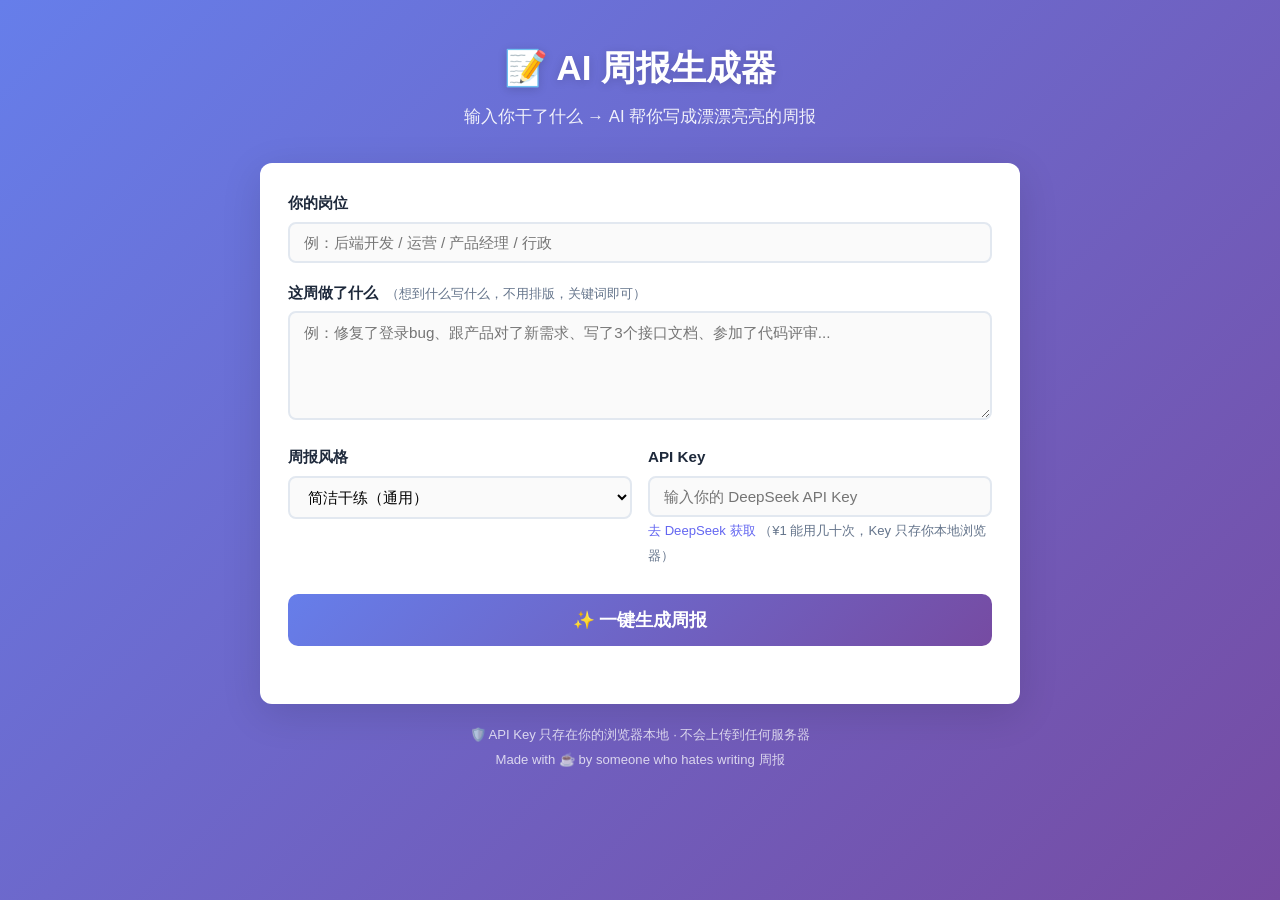
<file: docs/index.html>
<!DOCTYPE html>
<html lang="zh-CN">
<head>
  <meta charset="UTF-8">
  <meta name="viewport" content="width=device-width, initial-scale=1.0">
  <title>AI 周报生成器 | 摸鱼神器</title>
  <link rel="stylesheet" href="style.css">
</head>
<body>
  <div class="container">
    <header>
      <h1>📝 AI 周报生成器</h1>
      <p class="subtitle">输入你干了什么 → AI 帮你写成漂漂亮亮的周报</p>
    </header>

    <main>
      <!-- 输入区 -->
      <section class="input-section">
        <div class="form-group">
          <label for="role">你的岗位</label>
          <input type="text" id="role" placeholder="例：后端开发 / 运营 / 产品经理 / 行政" maxlength="20">
        </div>

        <div class="form-group">
          <label for="keywords">
            这周做了什么
            <span class="tip">（想到什么写什么，不用排版，关键词即可）</span>
          </label>
          <textarea id="keywords" rows="5" placeholder="例：修复了登录bug、跟产品对了新需求、写了3个接口文档、参加了代码评审..."></textarea>
        </div>

        <div class="form-row">
          <div class="form-group">
            <label for="style">周报风格</label>
            <select id="style">
              <option value="professional">专业正式（适合大厂）</option>
              <option value="casual" selected>简洁干练（通用）</option>
              <option value="detailed">详细汇报（适合向上管理）</option>
              <option value="startup">互联网风格（适合创业公司）</option>
            </select>
          </div>

          <div class="form-group">
            <label for="apiKey">API Key</label>
            <input type="password" id="apiKey" placeholder="输入你的 DeepSeek API Key">
            <span class="tip">
              <a href="https://platform.deepseek.com/api_keys" target="_blank">去 DeepSeek 获取</a>
              （¥1 能用几十次，Key 只存你本地浏览器）
            </span>
          </div>
        </div>

        <button id="generateBtn" class="btn-primary">
          <span class="btn-text">✨ 一键生成周报</span>
          <span class="btn-loading" style="display:none;">生成中...</span>
        </button>

        <div class="api-status" id="apiStatus"></div>
      </section>

      <!-- 输出区 -->
      <section class="output-section" id="outputSection" style="display:none;">
        <div class="output-header">
          <h2>📄 你的周报</h2>
          <div class="output-actions">
            <button id="copyBtn" class="btn-small">📋 一键复制</button>
            <button id="downloadBtn" class="btn-small">💾 下载 TXT</button>
            <button id="regenerateBtn" class="btn-small">🔄 换一版</button>
          </div>
        </div>
        <div class="output-content" id="outputContent"></div>
      </section>
    </main>

    <footer>
      <p>🛡️ API Key 只存在你的浏览器本地 · 不会上传到任何服务器</p>
      <p>Made with ☕ by someone who hates writing 周报</p>
    </footer>
  </div>

  <script src="core.js"></script>
  <script src="script.js"></script>
</body>
</html>
</file>
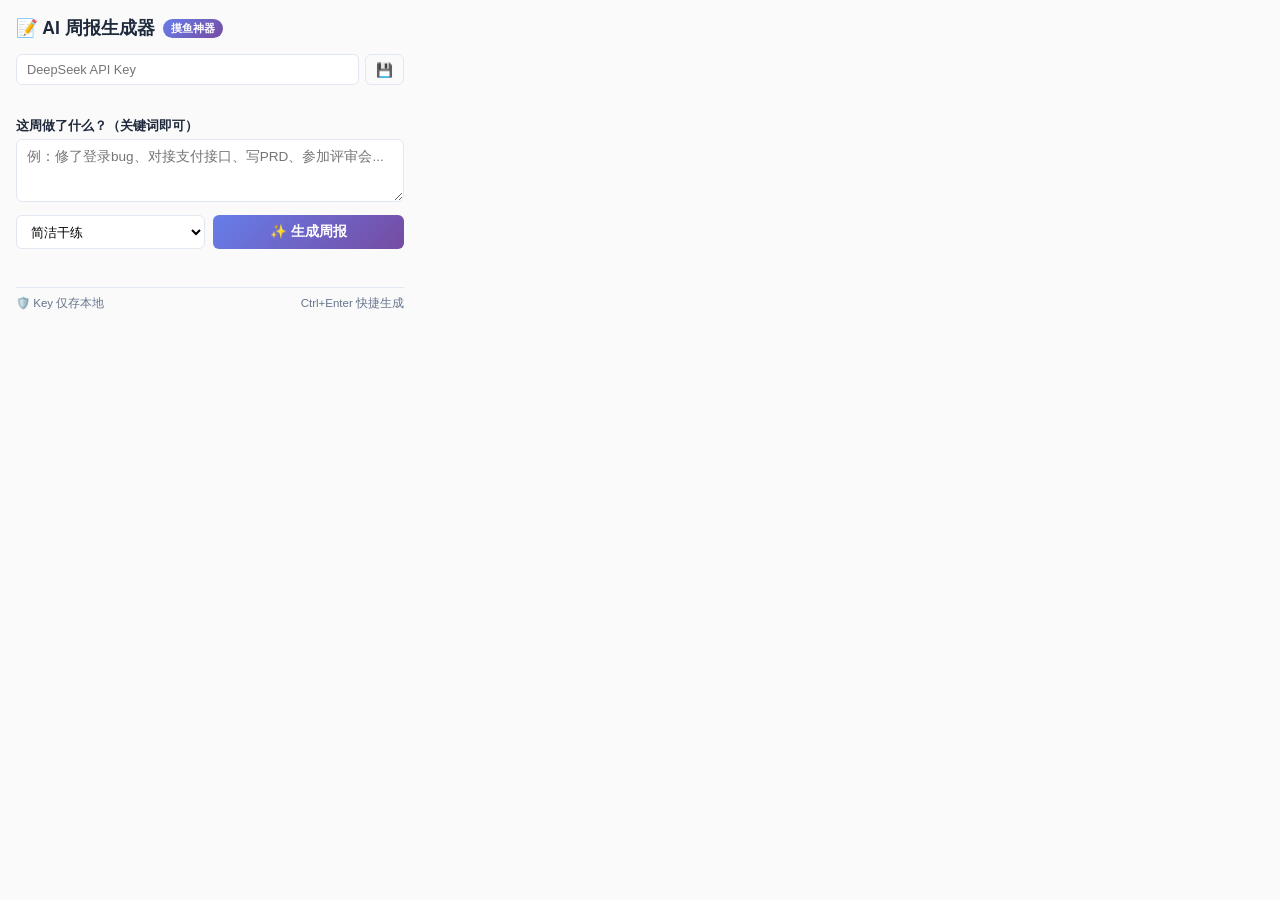
<file: chrome-extension/popup.html>
<!DOCTYPE html>
<html lang="zh-CN">
<head>
  <meta charset="UTF-8">
  <meta name="viewport" content="width=device-width, initial-scale=1.0">
  <link rel="stylesheet" href="popup.css">
</head>
<body>
  <div class="popup">
    <!-- 头部 -->
    <header>
      <h1>📝 AI 周报生成器</h1>
      <span class="badge">摸鱼神器</span>
    </header>

    <!-- 设置区 -->
    <div class="settings-row">
      <input type="password" id="apiKey" placeholder="DeepSeek API Key" class="input-compact">
      <button id="saveKeyBtn" class="btn-icon" title="保存 Key">💾</button>
    </div>
    <div class="key-status" id="keyStatus"></div>

    <!-- 输入区 -->
    <div class="form-group">
      <div class="label-row">
        <label for="keywords">这周做了什么？（关键词即可）</label>
      </div>
      <textarea id="keywords" rows="3" placeholder="例：修了登录bug、对接支付接口、写PRD、参加评审会..."></textarea>
    </div>

    <div class="form-row">
      <select id="style">
        <option value="casual">简洁干练</option>
        <option value="professional">专业正式</option>
        <option value="detailed">详细汇报</option>
        <option value="startup">互联网风</option>
      </select>
      <button id="generateBtn" class="btn-generate">
        <span class="btn-text">✨ 生成周报</span>
        <span class="btn-loading" style="display:none;">⏳</span>
      </button>
    </div>

    <div class="api-status" id="apiStatus"></div>

    <!-- 输出区 -->
    <div class="output-section" id="outputSection" style="display:none;">
      <div class="output-content" id="outputContent"></div>
      <div class="output-actions">
        <button id="copyBtn">📋 复制</button>
        <button id="regenerateBtn">🔄 换一版</button>
      </div>
    </div>

    <!-- 底部 -->
    <footer>
      <span>🛡️ Key 仅存本地</span>
      <span>Ctrl+Enter 快捷生成</span>
    </footer>
  </div>

  <script src="core.js"></script>
  <script src="popup.js"></script>
</body>
</html>
</file>
<file: docs/style.css>
* {
  margin: 0;
  padding: 0;
  box-sizing: border-box;
}

:root {
  --primary: #6366f1;
  --primary-hover: #4f46e5;
  --bg: #f8fafc;
  --card: #ffffff;
  --text: #1e293b;
  --text-secondary: #64748b;
  --border: #e2e8f0;
  --success: #10b981;
  --radius: 12px;
}

body {
  font-family: -apple-system, BlinkMacSystemFont, "Segoe UI", "PingFang SC", "Microsoft YaHei", sans-serif;
  background: linear-gradient(135deg, #667eea 0%, #764ba2 100%);
  min-height: 100vh;
  color: var(--text);
  line-height: 1.6;
}

.container {
  max-width: 800px;
  margin: 0 auto;
  padding: 40px 20px;
}

/* Header */
header {
  text-align: center;
  margin-bottom: 32px;
  color: white;
}

header h1 {
  font-size: 2.2rem;
  font-weight: 800;
  margin-bottom: 8px;
  text-shadow: 0 2px 10px rgba(0,0,0,0.15);
}

header .subtitle {
  font-size: 1.05rem;
  opacity: 0.9;
  font-weight: 400;
}

/* Card */
.input-section, .output-section {
  background: var(--card);
  border-radius: var(--radius);
  padding: 28px;
  box-shadow: 0 10px 40px rgba(0,0,0,0.12);
  margin-bottom: 20px;
}

/* Form */
.form-group {
  margin-bottom: 18px;
}

.form-group label {
  display: block;
  font-weight: 600;
  font-size: 0.95rem;
  margin-bottom: 6px;
  color: var(--text);
}

.form-group .tip {
  font-weight: 400;
  font-size: 0.82rem;
  color: var(--text-secondary);
  margin-left: 4px;
}

.form-group .tip a {
  color: var(--primary);
  text-decoration: none;
}

.form-group .tip a:hover {
  text-decoration: underline;
}

input[type="text"],
input[type="password"],
select,
textarea {
  width: 100%;
  padding: 10px 14px;
  border: 2px solid var(--border);
  border-radius: 8px;
  font-size: 0.95rem;
  font-family: inherit;
  transition: border-color 0.2s;
  background: #fafafa;
}

input:focus, select:focus, textarea:focus {
  outline: none;
  border-color: var(--primary);
  background: white;
}

textarea {
  resize: vertical;
  min-height: 100px;
}

select {
  cursor: pointer;
}

.form-row {
  display: grid;
  grid-template-columns: 1fr 1fr;
  gap: 16px;
}

@media (max-width: 600px) {
  .form-row {
    grid-template-columns: 1fr;
  }
}

/* Buttons */
.btn-primary {
  width: 100%;
  padding: 14px;
  background: linear-gradient(135deg, #667eea 0%, #764ba2 100%);
  color: white;
  border: none;
  border-radius: 10px;
  font-size: 1.1rem;
  font-weight: 700;
  cursor: pointer;
  transition: transform 0.15s, box-shadow 0.15s;
  margin-top: 8px;
}

.btn-primary:hover {
  transform: translateY(-1px);
  box-shadow: 0 6px 20px rgba(102, 126, 234, 0.4);
}

.btn-primary:active {
  transform: translateY(0);
}

.btn-primary:disabled {
  opacity: 0.6;
  cursor: not-allowed;
  transform: none;
}

.btn-small {
  padding: 6px 14px;
  background: var(--bg);
  border: 1px solid var(--border);
  border-radius: 6px;
  font-size: 0.85rem;
  cursor: pointer;
  transition: all 0.15s;
  font-family: inherit;
}

.btn-small:hover {
  background: #e2e8f0;
}

/* API Status */
.api-status {
  margin-top: 10px;
  text-align: center;
  font-size: 0.85rem;
  min-height: 20px;
}

.api-status.error {
  color: #ef4444;
}

.api-status.success {
  color: var(--success);
}

/* Output */
.output-section {
  animation: slideUp 0.3s ease-out;
}

@keyframes slideUp {
  from { opacity: 0; transform: translateY(10px); }
  to   { opacity: 1; transform: translateY(0); }
}

.output-header {
  display: flex;
  justify-content: space-between;
  align-items: center;
  flex-wrap: wrap;
  gap: 12px;
  margin-bottom: 16px;
  padding-bottom: 12px;
  border-bottom: 2px solid var(--border);
}

.output-header h2 {
  font-size: 1.2rem;
}

.output-actions {
  display: flex;
  gap: 8px;
  flex-wrap: wrap;
}

.output-content {
  background: #fefce8;
  border: 1px solid #fde68a;
  border-radius: 8px;
  padding: 20px;
  white-space: pre-wrap;
  font-size: 0.95rem;
  line-height: 1.8;
  min-height: 120px;
  max-height: 600px;
  overflow-y: auto;
}

.output-content.loading {
  display: flex;
  align-items: center;
  justify-content: center;
  color: var(--text-secondary);
  font-style: italic;
}

/* Toast */
.toast {
  position: fixed;
  top: 20px;
  left: 50%;
  transform: translateX(-50%);
  background: #1e293b;
  color: white;
  padding: 12px 24px;
  border-radius: 8px;
  font-size: 0.9rem;
  z-index: 1000;
  animation: toastIn 0.3s ease-out, toastOut 0.3s 2s ease-in forwards;
  pointer-events: none;
}

@keyframes toastIn {
  from { opacity: 0; transform: translateX(-50%) translateY(-20px); }
  to   { opacity: 1; transform: translateX(-50%) translateY(0); }
}

@keyframes toastOut {
  from { opacity: 1; }
  to   { opacity: 0; }
}

/* Footer */
footer {
  text-align: center;
  color: rgba(255,255,255,0.75);
  font-size: 0.82rem;
  margin-top: 20px;
}

footer p {
  margin-bottom: 4px;
}
</file>
<file: chrome-extension/popup.css>
* {
  margin: 0;
  padding: 0;
  box-sizing: border-box;
}

:root {
  --primary: #6366f1;
  --bg: #fafafa;
  --card: #ffffff;
  --text: #1e293b;
  --text-secondary: #64748b;
  --border: #e2e8f0;
  --success: #10b981;
  --radius: 8px;
}

body {
  width: 420px;
  font-family: -apple-system, BlinkMacSystemFont, "Segoe UI", "PingFang SC", "Microsoft YaHei", sans-serif;
  font-size: 13px;
  color: var(--text);
  background: var(--bg);
}

.popup {
  padding: 16px;
}

/* Header */
header {
  display: flex;
  align-items: center;
  gap: 8px;
  margin-bottom: 14px;
}

header h1 {
  font-size: 1.1rem;
  font-weight: 700;
}

.badge {
  font-size: 0.7rem;
  background: linear-gradient(135deg, #667eea, #764ba2);
  color: white;
  padding: 2px 8px;
  border-radius: 10px;
  font-weight: 600;
}

/* Settings */
.settings-row {
  display: flex;
  gap: 6px;
  margin-bottom: 6px;
}

.input-compact {
  flex: 1;
  padding: 7px 10px;
  border: 1.5px solid var(--border);
  border-radius: 6px;
  font-size: 0.8rem;
  font-family: inherit;
  background: white;
}

.input-compact:focus {
  outline: none;
  border-color: var(--primary);
}

.btn-icon {
  padding: 6px 10px;
  background: var(--bg);
  border: 1.5px solid var(--border);
  border-radius: 6px;
  cursor: pointer;
  font-size: 0.85rem;
}

.key-status {
  font-size: 0.75rem;
  min-height: 16px;
  margin-bottom: 10px;
}

.key-status.success { color: var(--success); }
.key-status.error   { color: #ef4444; }

/* Form */
.form-group { margin-bottom: 10px; }

.label-row {
  display: flex;
  justify-content: space-between;
  align-items: center;
  margin-bottom: 4px;
}

.label-row label {
  font-weight: 600;
  font-size: 0.82rem;
}

textarea {
  width: 100%;
  padding: 8px 10px;
  border: 1.5px solid var(--border);
  border-radius: 6px;
  font-size: 0.85rem;
  font-family: inherit;
  resize: vertical;
  min-height: 60px;
  background: white;
}

textarea:focus {
  outline: none;
  border-color: var(--primary);
}

.form-row {
  display: flex;
  gap: 8px;
  margin-bottom: 8px;
}

select {
  flex: 1;
  padding: 7px 10px;
  border: 1.5px solid var(--border);
  border-radius: 6px;
  font-size: 0.82rem;
  font-family: inherit;
  background: white;
  cursor: pointer;
}

.btn-generate {
  flex: 1;
  padding: 8px 12px;
  background: linear-gradient(135deg, #667eea, #764ba2);
  color: white;
  border: none;
  border-radius: 6px;
  font-size: 0.85rem;
  font-weight: 600;
  cursor: pointer;
  white-space: nowrap;
  transition: opacity 0.15s;
}

.btn-generate:hover { opacity: 0.9; }
.btn-generate:disabled { opacity: 0.6; cursor: not-allowed; }

.api-status {
  font-size: 0.78rem;
  min-height: 18px;
  margin-bottom: 8px;
}
.api-status.error   { color: #ef4444; }
.api-status.success { color: var(--success); }

/* Output */
.output-section {
  margin-top: 10px;
}

.output-content {
  background: #fefce8;
  border: 1px solid #fde68a;
  border-radius: 6px;
  padding: 12px;
  font-size: 0.82rem;
  line-height: 1.7;
  white-space: pre-wrap;
  max-height: 280px;
  overflow-y: auto;
}

.output-content.loading {
  text-align: center;
  color: var(--text-secondary);
}

.output-actions {
  display: flex;
  gap: 6px;
  margin-top: 8px;
}

.output-actions button {
  flex: 1;
  padding: 6px;
  background: var(--bg);
  border: 1px solid var(--border);
  border-radius: 5px;
  font-size: 0.78rem;
  cursor: pointer;
  font-family: inherit;
}

.output-actions button:hover {
  background: #e2e8f0;
}

/* Footer */
footer {
  display: flex;
  justify-content: space-between;
  margin-top: 12px;
  padding-top: 8px;
  border-top: 1px solid var(--border);
  font-size: 0.72rem;
  color: var(--text-secondary);
}
</file>
